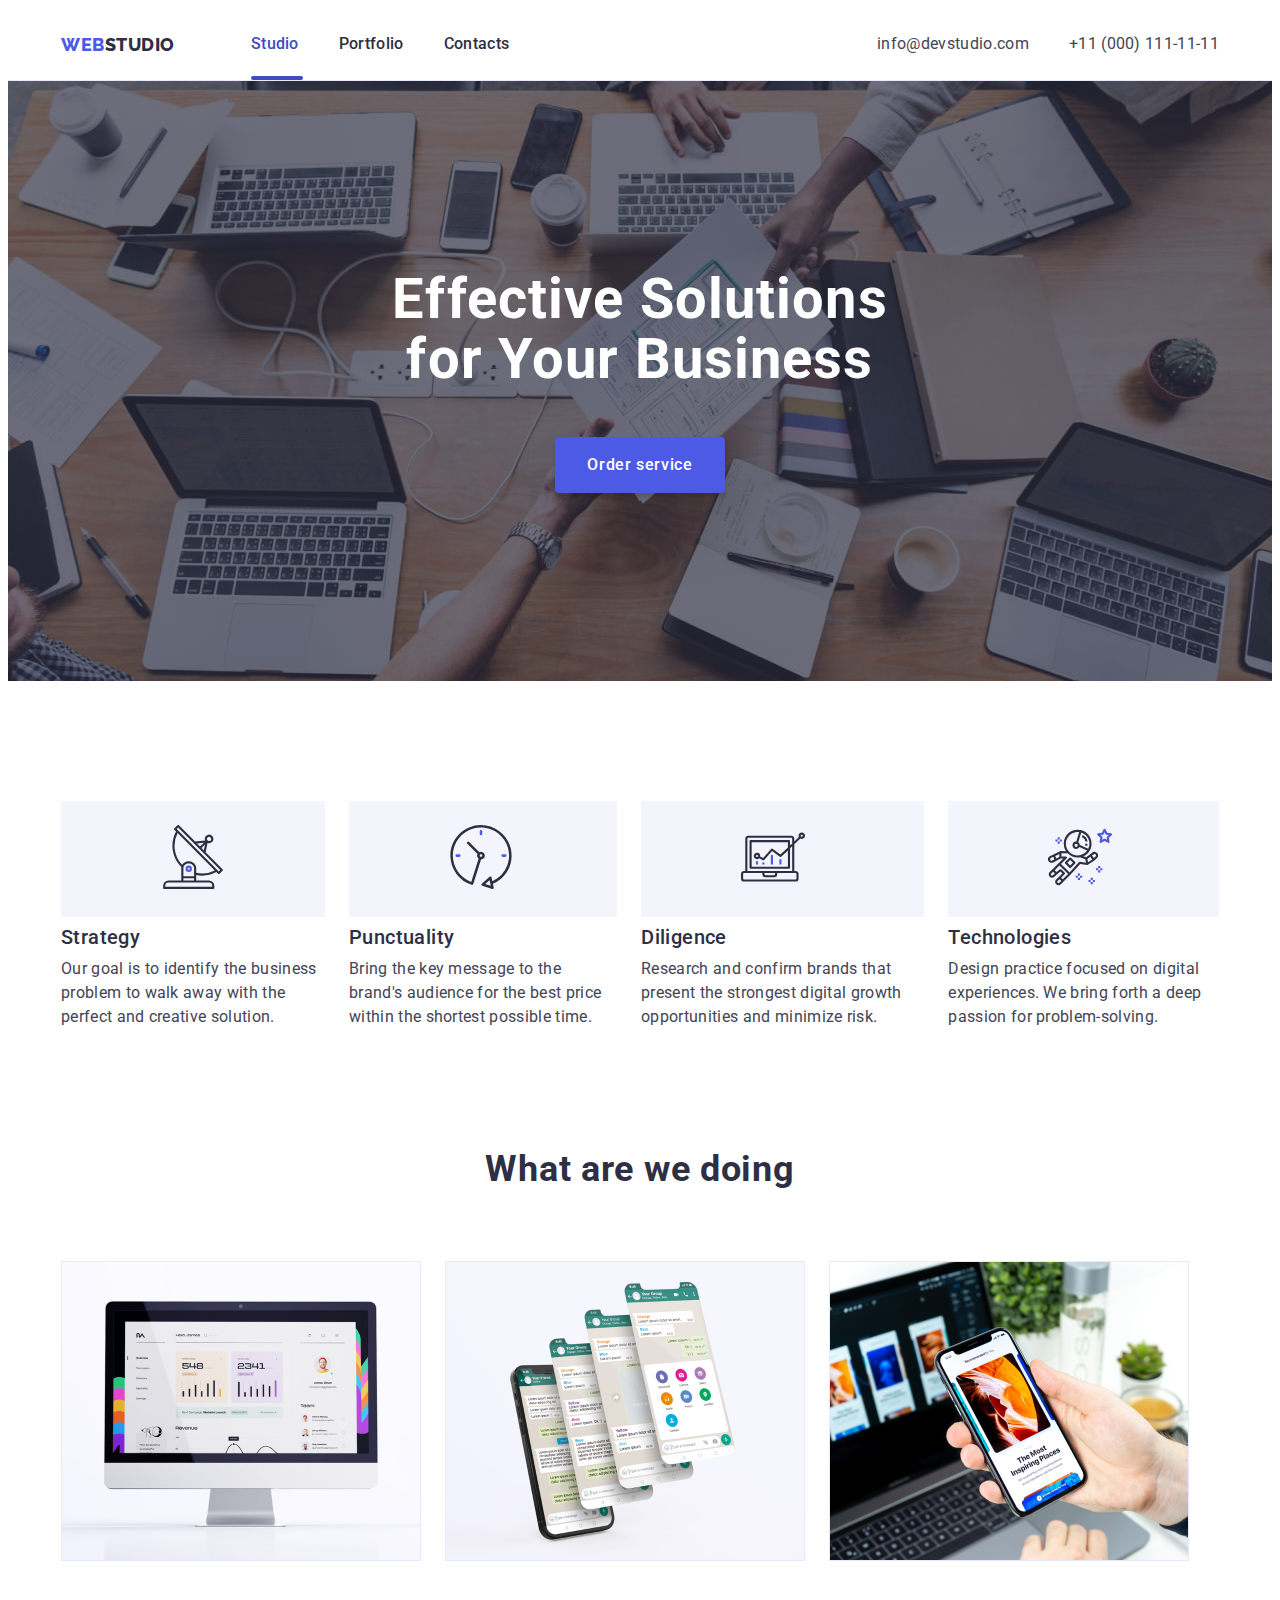
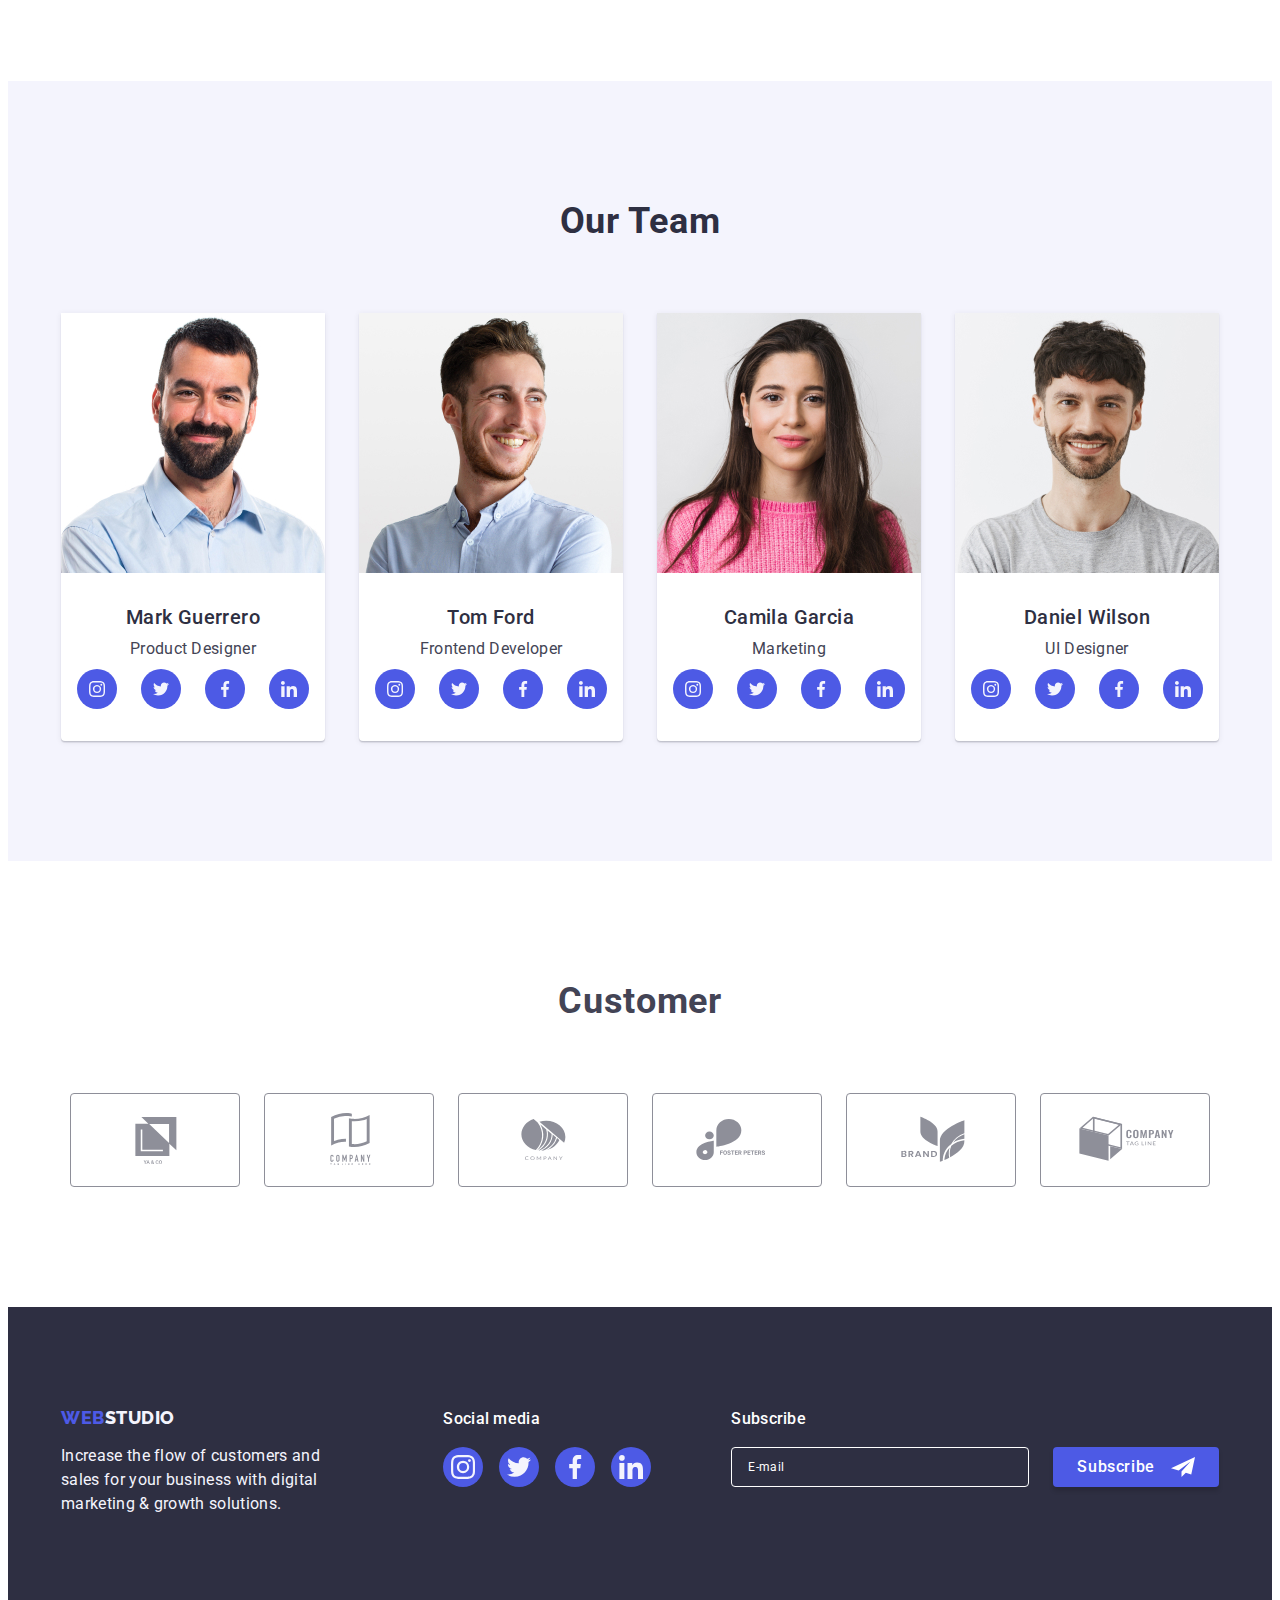
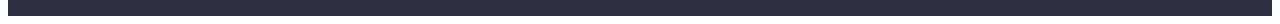
<file: index.html>
<!DOCTYPE html>
<html lang="en">
	<head>
		<meta charset="UTF-8" />
		<meta name="viewport" content="width=device-width, initial-scale=1.0" />
		<meta
			name="description"
			content="Discover WebStudio: Your Go-To Platform for Website Development Services. Browse Affordable Packages & Elevate Your Online Presence Today!"
		/>
		<title>WebStudio</title>
		<link rel="icon" type="image/png" href="./images/favicon/favicon.ico" />
		<link rel="icon" type="image/png" sizes="16x16" href="./images/favicon/favicon-16x16.png" />
		<link rel="icon" type="image/png" sizes="32x32" href="./images/favicon/favicon-32x32.png" />
		<link rel="apple-touch-icon" href="./images/favicon/apple-touch-icon.png" />

		<link rel="preconnect" href="https://fonts.googleapis.com" />
		<link rel="preconnect" href="https://fonts.gstatic.com" crossorigin />
		<link
			href="https://fonts.googleapis.com/css2?family=Raleway:wght@800&family=Roboto:wght@400;500;700;900&display=swap"
			rel="stylesheet"
		/>
		<link
			rel="stylesheet"
			href="https://cdnjs.cloudflare.com/ajax/libs/modern-normalize/2.0.0/modern-normalize.min.css"
			integrity="sha512-4xo8blKMVCiXpTaLzQSLSw3KFOVPWhm/TRtuPVc4WG6kUgjH6J03IBuG7JZPkcWMxJ5huwaBpOpnwYElP/m6wg=="
			crossorigin="anonymous"
			referrerpolicy="no-referrer"
		/>
		<link rel="stylesheet" href="css/styles.css" />
	</head>
	<body>
		<header class="header">
			<div class="container header-container">
				<nav class="navigation">
					<a class="logo" href="./index.html"><span class="logo__web">WEB</span>STUDIO</a>
					<ul class="navigation-menu">
						<li class="navigation-menu__item">
							<a
								class="navigation-menu__item-link navigation-menu__item-link--active"
								href="./index.html"
								>Studio</a
							>
						</li>
						<li class="navigation-menu__item">
							<a class="navigation-menu__item-link" href="./portfolio.html">Portfolio</a>
						</li>
						<li class="navigation-menu__item">
							<a class="navigation-menu__item-link" href="#">Contacts</a>
						</li>
					</ul>
				</nav>

				<address>
					<ul class="address-list">
						<li class="address-list__item">
							<a class="body address-list__item-link" href="mailto:info@devstudio.com"
								>info@devstudio.com</a
							>
						</li>
						<li class="address-list__item">
							<a class="body address-list__item-link" href="tel:+110001111111"
								>+11 (000) 111-11-11</a
							>
						</li>
					</ul>
				</address>
			</div>
		</header>

		<main>
			<section class="hero-section">
				<div class="container hero-container">
					<h1 class="heading-large hero-title">Effective Solutions for Your Business</h1>
					<button data-modal-open class="button button--primary" type="button">
						Order service
					</button>
				</div>
			</section>

			<section class="section">
				<div class="container">
					<h2 class="visually-hidden">Advantages</h2>
					<ul class="advantages-list">
						<li class="advantages-list__item">
							<div class="advantages-list__item-icon-container">
								<svg width="64" height="64">
									<use href="./images/icons.svg#antenna"></use>
								</svg>
							</div>
							<h3 class="heading-small advantages-list__item-heading">Strategy</h3>
							<p class="body">
								Our goal is to identify the business problem to walk away with the perfect and
								creative solution.
							</p>
						</li>
						<li class="advantages-list__item">
							<div class="advantages-list__item-icon-container">
								<svg width="64" height="64">
									<use href="./images/icons.svg#clock"></use>
								</svg>
							</div>
							<h3 class="heading-small advantages-list__item-heading">Punctuality</h3>
							<p class="body">
								Bring the key message to the brand's audience for the best price within the shortest
								possible time.
							</p>
						</li>
						<li class="advantages-list__item">
							<div class="advantages-list__item-icon-container">
								<svg width="64" height="64">
									<use href="./images/icons.svg#diagram"></use>
								</svg>
							</div>
							<h3 class="heading-small advantages-list__item-heading">Diligence</h3>
							<p class="body">
								Research and confirm brands that present the strongest digital growth opportunities
								and minimize risk.
							</p>
						</li>
						<li class="advantages-list__item">
							<div class="advantages-list__item-icon-container">
								<svg width="64" height="64">
									<use href="./images/icons.svg#astronaut"></use>
								</svg>
							</div>
							<h3 class="heading-small advantages-list__item-heading">Technologies</h3>
							<p class="body">
								Design practice focused on digital experiences. We bring forth a deep passion for
								problem-solving.
							</p>
						</li>
					</ul>
				</div>
			</section>

			<section class="portfolio-section">
				<div class="container portfolio-container">
					<h2 class="heading-medium portfolio-heading">What are we doing</h2>

					<ul class="portfolio-list">
						<li>
							<img width="360" height="300" src="./images/img_1.jpg" alt="Image 1" />
						</li>
						<li>
							<img width="360" height="300" src="./images/img_2.jpg" alt="Image 2" />
						</li>
						<li>
							<img width="360" height="300" src="./images/img_3.jpg" alt="Image 3" />
						</li>
					</ul>
				</div>
			</section>

			<section class="section team-section">
				<div class="container team-container">
					<h2 class="heading-medium team-heading">Our Team</h2>
					<ul class="team-cards">
						<li class="team-card">
							<img width="264" height="260" src="./images/team/mark.jpg" alt="Mark Guerrero" />
							<div class="team-card__content">
								<h3 class="heading-small team-card__text">Mark Guerrero</h3>
								<p class="body">Product Designer</p>
								<ul class="team-card__socials">
									<li>
										<a href="#" target="_blank" class="team-card__socials-item">
											<svg class="team-card__socials-item-icon" width="16" height="16">
												<use href="./images/icons.svg#instagram"></use>
											</svg>
										</a>
									</li>
									<li>
										<a href="#" target="_blank" class="team-card__socials-item">
											<svg class="team-card__socials-item-icon" width="16" height="16">
												<use href="./images/icons.svg#twitter"></use>
											</svg>
										</a>
									</li>
									<li>
										<a href="#" target="_blank" class="team-card__socials-item">
											<svg class="team-card__socials-item-icon" width="16" height="16">
												<use href="./images/icons.svg#facebook"></use>
											</svg>
										</a>
									</li>
									<li>
										<a href="#" target="_blank" class="team-card__socials-item">
											<svg class="team-card__socials-item-icon" width="16" height="16">
												<use href="./images/icons.svg#linkedin"></use>
											</svg>
										</a>
									</li>
								</ul>
							</div>
						</li>
						<li class="team-card">
							<img width="264" height="260" src="./images/team/tom.jpg" alt="Tom Ford" />
							<div class="team-card__content">
								<h3 class="heading-small team-card__text">Tom Ford</h3>
								<p class="body">Frontend Developer</p>
								<ul class="team-card__socials">
									<li>
										<a href="#" target="_blank" class="team-card__socials-item">
											<svg class="team-card__socials-item-icon" width="16" height="16">
												<use href="./images/icons.svg#instagram"></use>
											</svg>
										</a>
									</li>
									<li>
										<a href="#" target="_blank" class="team-card__socials-item">
											<svg class="team-card__socials-item-icon" width="16" height="16">
												<use href="./images/icons.svg#twitter"></use>
											</svg>
										</a>
									</li>
									<li>
										<a href="#" target="_blank" class="team-card__socials-item">
											<svg class="team-card__socials-item-icon" width="16" height="16">
												<use href="./images/icons.svg#facebook"></use>
											</svg>
										</a>
									</li>
									<li>
										<a href="#" target="_blank" class="team-card__socials-item">
											<svg class="team-card__socials-item-icon" width="16" height="16">
												<use href="./images/icons.svg#linkedin"></use>
											</svg>
										</a>
									</li>
								</ul>
							</div>
						</li>
						<li class="team-card">
							<img width="264" height="260" src="./images/team/camila.jpg" alt="Camila Garcia" />
							<div class="team-card__content">
								<h3 class="heading-small team-card__text">Camila Garcia</h3>
								<p class="body">Marketing</p>
								<ul class="team-card__socials">
									<li>
										<a href="#" target="_blank" class="team-card__socials-item">
											<svg class="team-card__socials-item-icon" width="16" height="16">
												<use href="./images/icons.svg#instagram"></use>
											</svg>
										</a>
									</li>
									<li>
										<a href="#" target="_blank" class="team-card__socials-item">
											<svg class="team-card__socials-item-icon" width="16" height="16">
												<use href="./images/icons.svg#twitter"></use>
											</svg>
										</a>
									</li>
									<li>
										<a href="#" target="_blank" class="team-card__socials-item">
											<svg class="team-card__socials-item-icon" width="16" height="16">
												<use href="./images/icons.svg#facebook"></use>
											</svg>
										</a>
									</li>
									<li>
										<a href="#" target="_blank" class="team-card__socials-item">
											<svg class="team-card__socials-item-icon" width="16" height="16">
												<use href="./images/icons.svg#linkedin"></use>
											</svg>
										</a>
									</li>
								</ul>
							</div>
						</li>
						<li class="team-card">
							<img width="264" height="260" src="./images/team/daniel.jpg" alt="Daniel Wilson" />
							<div class="team-card__content">
								<h3 class="heading-small team-card__text">Daniel Wilson</h3>
								<p class="body">UI Designer</p>
								<ul class="team-card__socials">
									<li>
										<a href="#" target="_blank" class="team-card__socials-item">
											<svg class="team-card__socials-item-icon" width="16" height="16">
												<use href="./images/icons.svg#instagram"></use>
											</svg>
										</a>
									</li>
									<li>
										<a href="#" target="_blank" class="team-card__socials-item">
											<svg class="team-card__socials-item-icon" width="16" height="16">
												<use href="./images/icons.svg#twitter"></use>
											</svg>
										</a>
									</li>
									<li>
										<a href="#" target="_blank" class="team-card__socials-item">
											<svg class="team-card__socials-item-icon" width="16" height="16">
												<use href="./images/icons.svg#facebook"></use>
											</svg>
										</a>
									</li>
									<li>
										<a href="#" target="_blank" class="team-card__socials-item">
											<svg class="team-card__socials-item-icon" width="16" height="16">
												<use href="./images/icons.svg#linkedin"></use>
											</svg>
										</a>
									</li>
								</ul>
							</div>
						</li>
					</ul>
				</div>
			</section>

			<section class="section">
				<div class="container">
					<h2 class="heading-medium customers-heading">Customer</h2>
					<ul class="customers-list">
						<li>
							<a href="#" target="_blank" class="customer-item">
								<svg class="customer-item__icon" width="104" height="56">
									<use href="./images/icons.svg#customer_1"></use>
								</svg>
							</a>
						</li>
						<li>
							<a href="#" target="_blank" class="customer-item">
								<svg class="customer-item__icon" width="104" height="56">
									<use href="./images/icons.svg#customer_2"></use>
								</svg>
							</a>
						</li>
						<li>
							<a href="#" target="_blank" class="customer-item">
								<svg class="customer-item__icon" width="104" height="56">
									<use href="./images/icons.svg#customer_3"></use>
								</svg>
							</a>
						</li>
						<li>
							<a href="#" target="_blank" class="customer-item">
								<svg class="customer-item__icon" width="104" height="56">
									<use href="./images/icons.svg#customer_4"></use>
								</svg>
							</a>
						</li>
						<li>
							<a href="#" target="_blank" class="customer-item">
								<svg class="customer-item__icon" width="104" height="56">
									<use href="./images/icons.svg#customer_5"></use>
								</svg>
							</a>
						</li>
						<li>
							<a href="#" target="_blank" class="customer-item">
								<svg class="customer-item__icon" width="104" height="56">
									<use href="./images/icons.svg#customer_6"></use>
								</svg>
							</a>
						</li>
					</ul>
				</div>
			</section>
		</main>

		<footer class="footer">
			<div class="container footer-container">
				<div class="footer-container__section">
					<a class="logo logo--light" href="./index.html"
						><span class="logo__web">WEB</span>STUDIO</a
					>
					<p class="body footer-text">
						Increase the flow of customers and sales for your business with digital marketing &
						growth solutions.
					</p>
				</div>
				<div class="footer-container__section">
					<p class="body-medium footer-heading">Social media</p>
					<ul class="footer-container__socials">
						<li>
							<a href="#" target="_blank" class="footer-container__socials-item">
								<svg class="footer-container__socials-item-icon" width="24" height="24">
									<use href="./images/icons.svg#instagram"></use>
								</svg>
							</a>
						</li>
						<li>
							<a href="#" target="_blank" class="footer-container__socials-item">
								<svg class="footer-container__socials-item-icon" width="24" height="24">
									<use href="./images/icons.svg#twitter"></use>
								</svg>
							</a>
						</li>
						<li>
							<a href="#" target="_blank" class="footer-container__socials-item">
								<svg class="footer-container__socials-item-icon" width="24" height="24">
									<use href="./images/icons.svg#facebook"></use>
								</svg>
							</a>
						</li>
						<li>
							<a href="#" target="_blank" class="footer-container__socials-item">
								<svg class="footer-container__socials-item-icon" width="24" height="24">
									<use href="./images/icons.svg#linkedin"></use>
								</svg>
							</a>
						</li>
					</ul>
				</div>
				<div class="footer-container__section">
					<p class="body-medium footer-heading">Subscribe</p>
					<form class="footer-container__form" action="#" method="post">
						<input
							class="input input--dark"
							type="email"
							name="subscription_email"
							placeholder="E-mail"
						/>
						<button
							class="button button--primary button--small footer-container__form-btn"
							type="submit"
						>
							Subscribe
							<svg class="footer-container__form-btn-icon" width="24" height="24">
								<use href="./images/icons.svg#send"></use>
							</svg>
						</button>
					</form>
				</div>
			</div>
		</footer>

		<div data-modal class="backdrop is-hidden">
			<div role="dialog" aria-modal="true" class="modal">
				<button aria-label="Close modal button" data-modal-close class="modal-btn" type="button">
					<svg class="modal-btn__icon" width="8" height="8">
						<use href="./images/icons.svg#close"></use>
					</svg>
				</button>
				<p class="body-medium order-heading">Leave your contacts and we will call you back</p>
				<form class="order-form" action="#" method="post">
					<label class="order-form__label" for="name">Name</label>
					<div class="order-form__input-container">
						<input class="input input--light order-form__input" type="text" id="name" name="name" />
						<svg class="order-form__input-icon" width="18" height="18">
							<use href="./images/icons.svg#person"></use>
						</svg>
					</div>

					<label class="order-form__label" for="phone">Phone</label>
					<div class="order-form__input-container">
						<input
							class="input input--light order-form__input"
							type="tel"
							id="phone"
							name="phone"
						/>
						<svg class="order-form__input-icon" width="18" height="24">
							<use href="./images/icons.svg#phone"></use>
						</svg>
					</div>

					<label class="order-form__label" for="email">Email</label>
					<div class="order-form__input-container">
						<input
							class="input input--light order-form__input"
							type="email"
							id="email"
							name="email"
						/>
						<svg class="order-form__input-icon" width="18" height="24">
							<use href="./images/icons.svg#email"></use>
						</svg>
					</div>

					<label class="order-form__label" for="comment">Comment</label>
					<textarea
						class="textarea order-form__textarea"
						id="comment"
						name="comment"
						placeholder="Text input"
						rows="8"
					></textarea>

					<label class="order-form__label order-form__agreement" for="agreement"
						><div class="checkbox">
							<input
								class="visually-hidden checkbox__input"
								type="checkbox"
								id="agreement"
								name="agreement"
							/>
							<svg class="checkbox__icon" width="16" height="16">
								<use href="./images/icons.svg#check"></use>
							</svg>
						</div>
						<span>
							I accept the terms and conditions of the
							<a href="#" target="_blank">Privacy Policy</a>
						</span></label
					>

					<button class="button button--primary order-form__button" type="submit">Send</button>
				</form>
			</div>
		</div>

		<script type="text/javascript" src="js/modal.js"></script>
	</body>
</html>
</file>
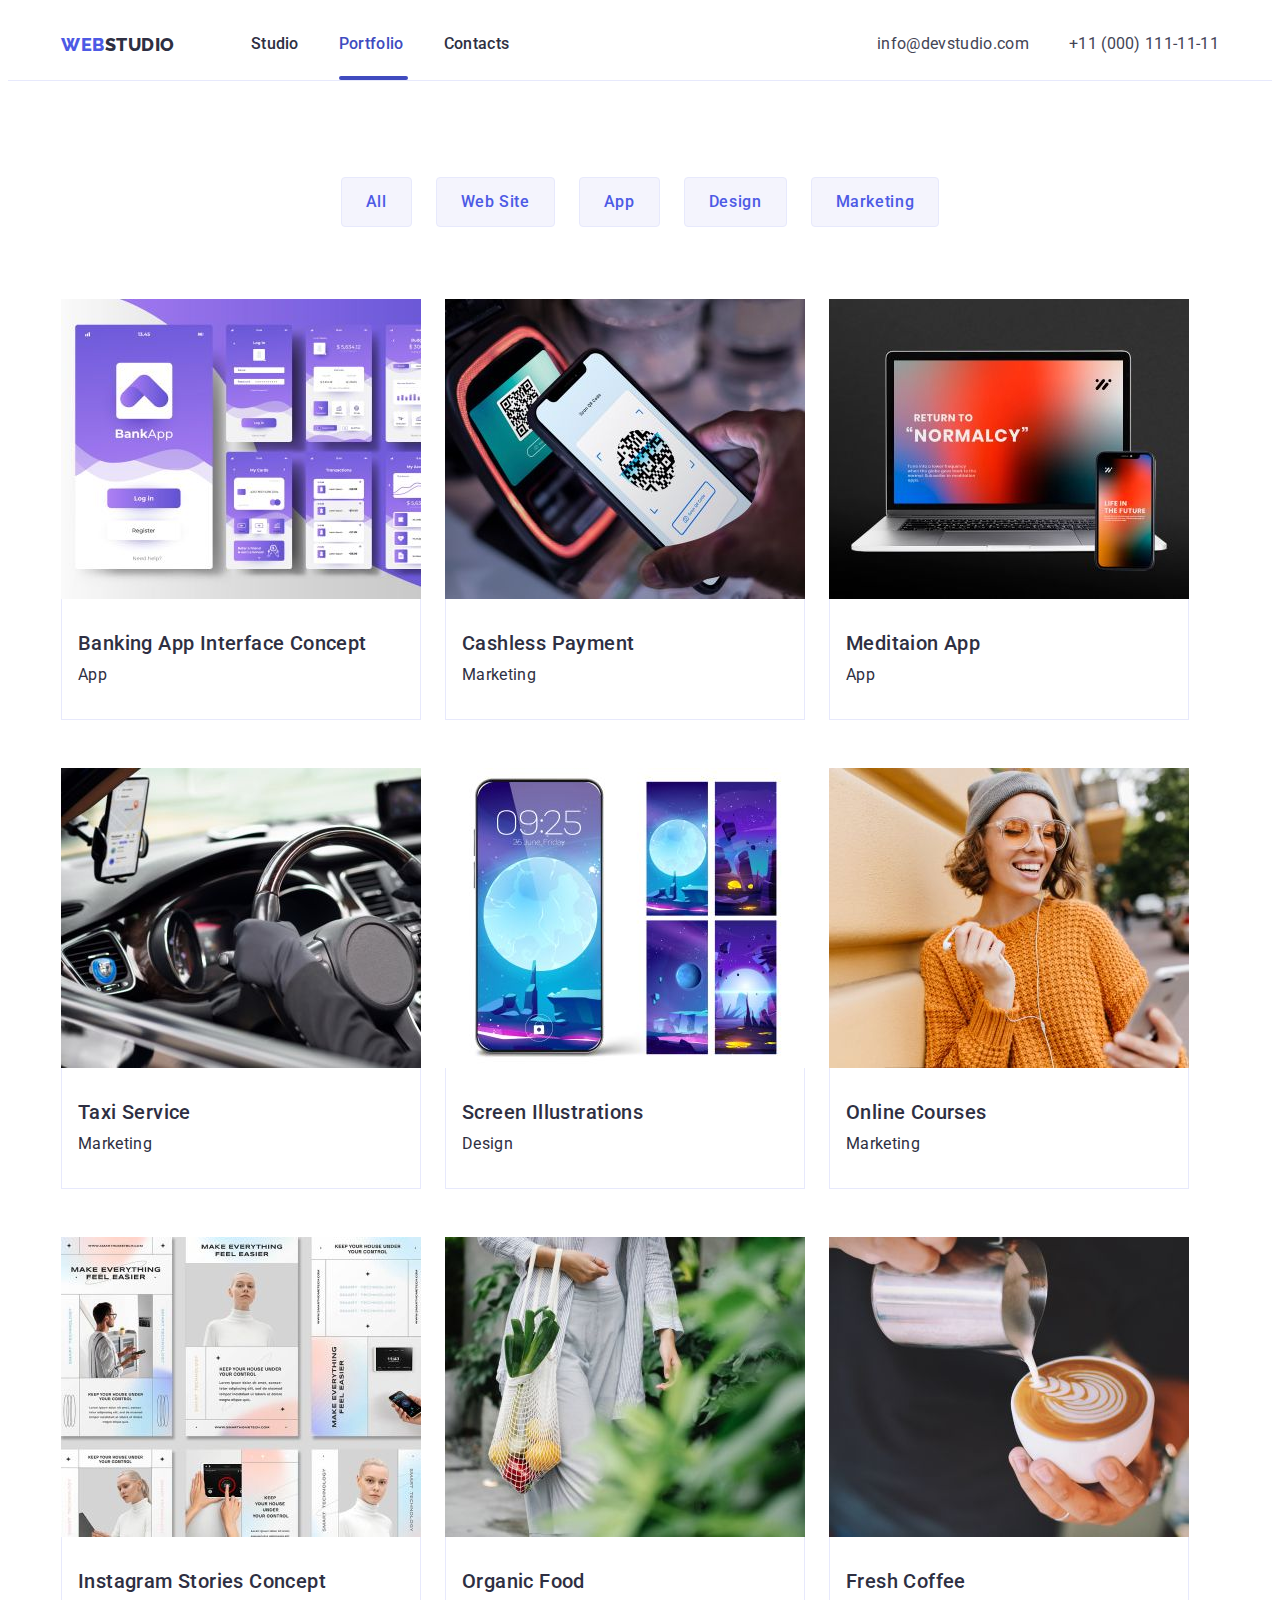
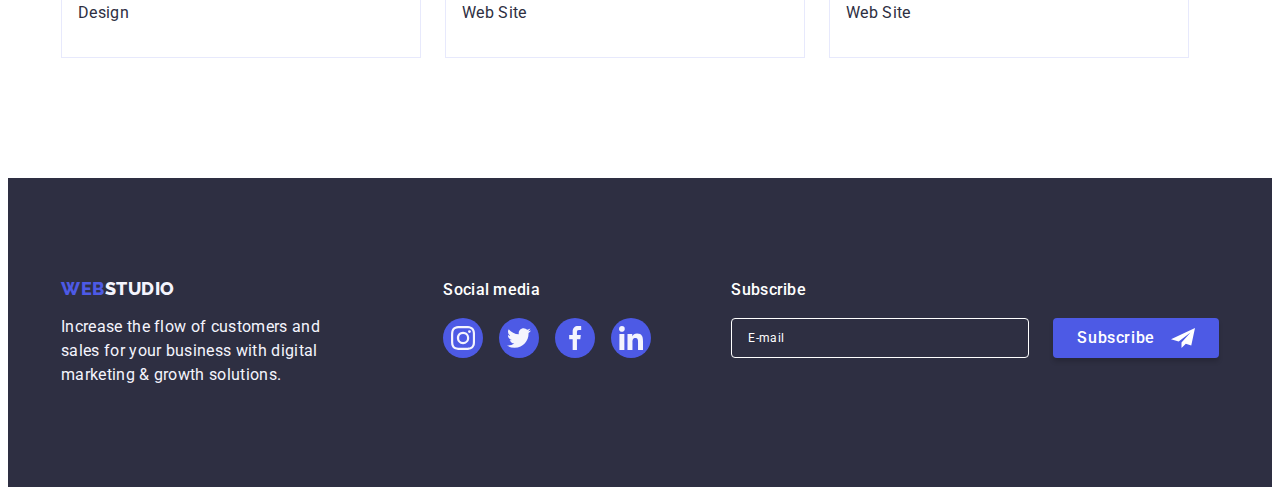
<file: portfolio.html>
<!DOCTYPE html>
<html lang="en">
	<head>
		<meta charset="UTF-8" />
		<meta name="viewport" content="width=device-width, initial-scale=1.0" />
		<meta
			name="description"
			content="WebStudio Portfolio: Explore our diverse portfolio showcasing our expertise in web design and development. Browse through our innovative projects to see how we can bring your vision to life. Discover the creativity and professionalism that sets our web studio apart."
		/>
		<title>WebStudio - Portfolio</title>
		<link rel="icon" type="image/png" href="./images/favicon/favicon.ico" />
		<link rel="icon" type="image/png" sizes="16x16" href="./images/favicon/favicon-16x16.png" />
		<link rel="icon" type="image/png" sizes="32x32" href="./images/favicon/favicon-32x32.png" />
		<link rel="apple-touch-icon" href="./images/favicon/apple-touch-icon.png" />

		<link rel="preconnect" href="https://fonts.googleapis.com" />
		<link rel="preconnect" href="https://fonts.gstatic.com" crossorigin />
		<link
			href="https://fonts.googleapis.com/css2?family=Raleway:wght@800&family=Roboto:wght@400;500;700;900&display=swap"
			rel="stylesheet"
		/>
		<link
			rel="stylesheet"
			href="https://cdnjs.cloudflare.com/ajax/libs/modern-normalize/2.0.0/modern-normalize.min.css"
			integrity="sha512-4xo8blKMVCiXpTaLzQSLSw3KFOVPWhm/TRtuPVc4WG6kUgjH6J03IBuG7JZPkcWMxJ5huwaBpOpnwYElP/m6wg=="
			crossorigin="anonymous"
			referrerpolicy="no-referrer"
		/>
		<link rel="stylesheet" href="css/styles.css" />
	</head>
	<body>
		<header class="header">
			<div class="container header-container">
				<nav class="navigation">
					<a class="logo" href="./index.html"><span class="logo__web">WEB</span>STUDIO</a>
					<ul class="navigation-menu">
						<li class="navigation-menu__item">
							<a class="navigation-menu__item-link" href="./index.html">Studio</a>
						</li>
						<li class="navigation-menu__item">
							<a
								class="navigation-menu__item-link navigation-menu__item-link--active"
								href="./portfolio.html"
								>Portfolio</a
							>
						</li>
						<li class="navigation-menu__item">
							<a class="navigation-menu__item-link" href="#">Contacts</a>
						</li>
					</ul>
				</nav>

				<address>
					<ul class="address-list">
						<li class="address-list__item">
							<a class="body address-list__item-link" href="mailto:info@devstudio.com"
								>info@devstudio.com</a
							>
						</li>
						<li class="address-list__item">
							<a class="body address-list__item-link" href="tel:+110001111111"
								>+11 (000) 111-11-11</a
							>
						</li>
					</ul>
				</address>
			</div>
		</header>

		<main>
			<section class="portfolio-page-section">
				<div class="container">
					<h1 class="visually-hidden">Portfolio</h1>

					<ul class="filters">
						<li>
							<button class="button button--outlined" type="button">All</button>
						</li>
						<li>
							<button class="button button--outlined" type="button">Web Site</button>
						</li>
						<li>
							<button class="button button--outlined" type="button">App</button>
						</li>
						<li>
							<button class="button button--outlined" type="button">Design</button>
						</li>
						<li>
							<button class="button button--outlined" type="button">Marketing</button>
						</li>
					</ul>

					<ul class="project-cards">
						<li class="project-card">
							<a class="project-card__link" href="#">
								<div class="project-card__image">
									<img
										width="360"
										height="300"
										src="./images/projects/img_1.jpg"
										alt="Banking App Interface Concept"
									/>
									<div class="project-card__overlay">
										<p class="body">
											14 Stylish and User-Friendly App Design Concepts · Task Manager App · Calorie
											Tracker App · Exotic Fruit Ecommerce App · Cloud Storage App
										</p>
									</div>
								</div>
								<div class="project-card__content">
									<h2 class="heading-small project-card__heading">Banking App Interface Concept</h2>
									<p class="body">App</p>
								</div>
							</a>
						</li>
						<li class="project-card">
							<a class="project-card__link" href="#">
								<div class="project-card__image">
									<img
										width="360"
										height="300"
										src="./images/projects/img_2.jpg"
										alt="Cashless Payment"
									/>
									<div class="project-card__overlay">
										<p class="body">
											14 Stylish and User-Friendly App Design Concepts · Task Manager App · Calorie
											Tracker App · Exotic Fruit Ecommerce App · Cloud Storage App
										</p>
									</div>
								</div>

								<div class="project-card__content">
									<h2 class="heading-small project-card__heading">Cashless Payment</h2>
									<p class="body">Marketing</p>
								</div>
							</a>
						</li>
						<li class="project-card">
							<a class="project-card__link" href="#">
								<div class="project-card__image">
									<img
										width="360"
										height="300"
										src="./images/projects/img_3.jpg"
										alt="Meditaion App"
									/>
									<div class="project-card__overlay">
										<p class="body">
											14 Stylish and User-Friendly App Design Concepts · Task Manager App · Calorie
											Tracker App · Exotic Fruit Ecommerce App · Cloud Storage App
										</p>
									</div>
								</div>

								<div class="project-card__content">
									<h2 class="heading-small project-card__heading">Meditaion App</h2>
									<p class="body">App</p>
								</div>
							</a>
						</li>
						<li class="project-card">
							<a class="project-card__link" href="#">
								<div class="project-card__image">
									<img
										width="360"
										height="300"
										src="./images/projects/img_4.jpg"
										alt="Taxi Service"
									/>
									<div class="project-card__overlay">
										<p class="body">
											14 Stylish and User-Friendly App Design Concepts · Task Manager App · Calorie
											Tracker App · Exotic Fruit Ecommerce App · Cloud Storage App
										</p>
									</div>
								</div>

								<div class="project-card__content">
									<h2 class="heading-small project-card__heading">Taxi Service</h2>
									<p class="body">Marketing</p>
								</div>
							</a>
						</li>
						<li class="project-card">
							<a class="project-card__link" href="#">
								<div class="project-card__image">
									<img
										width="360"
										height="300"
										src="./images/projects/img_5.jpg"
										alt="Screen Illustrations"
									/>
									<div class="project-card__overlay">
										<p class="body">
											14 Stylish and User-Friendly App Design Concepts · Task Manager App · Calorie
											Tracker App · Exotic Fruit Ecommerce App · Cloud Storage App
										</p>
									</div>
								</div>

								<div class="project-card__content">
									<h2 class="heading-small project-card__heading">Screen Illustrations</h2>
									<p class="body">Design</p>
								</div>
							</a>
						</li>
						<li class="project-card">
							<a class="project-card__link" href="#">
								<div class="project-card__image">
									<img
										width="360"
										height="300"
										src="./images/projects/img_6.jpg"
										alt="Online Courses"
									/>
									<div class="project-card__overlay">
										<p class="body">
											14 Stylish and User-Friendly App Design Concepts · Task Manager App · Calorie
											Tracker App · Exotic Fruit Ecommerce App · Cloud Storage App
										</p>
									</div>
								</div>

								<div class="project-card__content">
									<h2 class="heading-small project-card__heading">Online Courses</h2>
									<p class="body">Marketing</p>
								</div>
							</a>
						</li>
						<li class="project-card">
							<a class="project-card__link" href="#">
								<div class="project-card__image">
									<img
										width="360"
										height="300"
										src="./images/projects/img_7.jpg"
										alt="Instagram Stories Concept"
									/>
									<div class="project-card__overlay">
										<p class="body">
											14 Stylish and User-Friendly App Design Concepts · Task Manager App · Calorie
											Tracker App · Exotic Fruit Ecommerce App · Cloud Storage App
										</p>
									</div>
								</div>

								<div class="project-card__content">
									<h2 class="heading-small project-card__heading">Instagram Stories Concept</h2>
									<p class="body">Design</p>
								</div>
							</a>
						</li>
						<li class="project-card">
							<a class="project-card__link" href="#">
								<div class="project-card__image">
									<img
										width="360"
										height="300"
										src="./images/projects/img_8.jpg"
										alt="Organic Food"
									/>
									<div class="project-card__overlay">
										<p class="body">
											14 Stylish and User-Friendly App Design Concepts · Task Manager App · Calorie
											Tracker App · Exotic Fruit Ecommerce App · Cloud Storage App
										</p>
									</div>
								</div>

								<div class="project-card__content">
									<h2 class="heading-small project-card__heading">Organic Food</h2>
									<p class="body">Web Site</p>
								</div>
							</a>
						</li>
						<li class="project-card">
							<a class="project-card__link" href="#">
								<div class="project-card__image">
									<img
										width="360"
										height="300"
										src="./images/projects/img_9.jpg"
										alt="Fresh Coffee"
									/>
									<div class="project-card__overlay">
										<p class="body">
											14 Stylish and User-Friendly App Design Concepts · Task Manager App · Calorie
											Tracker App · Exotic Fruit Ecommerce App · Cloud Storage App
										</p>
									</div>
								</div>

								<div class="project-card__content">
									<h2 class="heading-small project-card__heading">Fresh Coffee</h2>
									<p class="body">Web Site</p>
								</div>
							</a>
						</li>
					</ul>
				</div>
			</section>
		</main>

		<footer class="footer">
			<div class="container footer-container">
				<div class="footer-container__section">
					<a class="logo logo--light" href="./index.html"
						><span class="logo__web">WEB</span>STUDIO</a
					>
					<p class="body footer-text">
						Increase the flow of customers and sales for your business with digital marketing &
						growth solutions.
					</p>
				</div>
				<div class="footer-container__section">
					<p class="body-medium footer-heading">Social media</p>
					<ul class="footer-container__socials">
						<li>
							<a href="#" target="_blank" class="footer-container__socials-item">
								<svg class="footer-container__socials-item-icon" width="24" height="24">
									<use href="./images/icons.svg#instagram"></use>
								</svg>
							</a>
						</li>
						<li>
							<a href="#" target="_blank" class="footer-container__socials-item">
								<svg class="footer-container__socials-item-icon" width="24" height="24">
									<use href="./images/icons.svg#twitter"></use>
								</svg>
							</a>
						</li>
						<li>
							<a href="#" target="_blank" class="footer-container__socials-item">
								<svg class="footer-container__socials-item-icon" width="24" height="24">
									<use href="./images/icons.svg#facebook"></use>
								</svg>
							</a>
						</li>
						<li>
							<a href="#" target="_blank" class="footer-container__socials-item">
								<svg class="footer-container__socials-item-icon" width="24" height="24">
									<use href="./images/icons.svg#linkedin"></use>
								</svg>
							</a>
						</li>
					</ul>
				</div>
				<div class="footer-container__section">
					<p class="body-medium footer-heading">Subscribe</p>
					<form class="footer-container__form" action="#" method="post">
						<input
							class="input input--dark"
							type="email"
							name="subscription_email"
							placeholder="E-mail"
						/>
						<button
							class="button button--primary button--small footer-container__form-btn"
							type="submit"
						>
							Subscribe
							<svg class="footer-container__form-btn-icon" width="24" height="24">
								<use href="./images/icons.svg#send"></use>
							</svg>
						</button>
					</form>
				</div>
			</div>
		</footer>
	</body>
</html>
</file>
<file: css/styles.css>
:root {
	--primary-brand-color: #4d5ae5;
	--pressed-state-color: #404bbf;
	--dark-color: #2e2f42;
	--success-color: #31d0aa;
	--text-color: #434455;
	--subtle-text-color: #8e8f99;
	--accent-color: #e7e9fc;
	--light-color: #f4f4fd;
	--modal-overlay-color: rgba(46, 47, 66, 0.4);
	--hero-background-color: rgba(46, 47, 66, 0.7);
	--white-color: #ffffff;
	--modal-background-color: #fcfcfc;

	--common-section-padding: 120px;
	--transition-duration: 250ms;
	--transition-timing-function: cubic-bezier(0.4, 0, 0.2, 1);
}

body {
	font-size: 16px;
	font-family: 'Roboto', sans-serif;
	color: var(--text-color);
}

h1,
h2,
h3,
h4,
h5,
h6,
p {
	margin: 0;
}

ul {
	margin: 0;
	padding-left: 0;
	list-style: none;
}

img {
	display: block;
}

input {
	font-family: inherit;
}

/*#region Misc */

.container {
	max-width: 1158px;
	padding-left: 15px;
	padding-right: 15px;
	margin-left: auto;
	margin-right: auto;
}

.section {
	padding-top: var(--common-section-padding);
	padding-bottom: var(--common-section-padding);
}

.visually-hidden {
	position: absolute;
	width: 1px;
	height: 1px;
	margin: -1px;
	border: 0;
	padding: 0;
	white-space: nowrap;
	clip-path: inset(100%);
	clip: rect(0 0 0 0);
	overflow: hidden;
}

/*#endregion Misc */

/*#region Typography */

.heading-large {
	font-weight: 700;
	font-size: 56px;
	line-height: 1.07143;
	letter-spacing: 0.02em;
}

.heading-medium {
	font-weight: 700;
	font-size: 36px;
	line-height: 1.11112;
	letter-spacing: 0.02em;
}

.heading-small {
	font-weight: 500;
	font-size: 20px;
	line-height: 1.2;
	letter-spacing: 0.02em;
}

.body {
	font-size: 16px;
	line-height: 1.5;
	letter-spacing: 0.02em;
}

.body-medium {
	font-size: 16px;
	font-weight: 500;
	line-height: 24px;
	letter-spacing: 0.02em;
}

/*#endregion Typography */

/*#region Button */

.button {
	border-radius: 4px;
	cursor: pointer;
	font-size: 16px;
	font-family: 'Roboto', sans-serif;
	font-weight: 500;
	line-height: 1.5;
	letter-spacing: 0.04em;
}

.button.button--primary {
	border: none;
	background-color: var(--primary-brand-color);
	box-shadow: 0px 4px 4px 0px #00000026;
	color: var(--white-color);
	padding: 16px 32px;
	transition: background-color var(--transition-duration) var(--transition-timing-function);
}

.button.button--primary:focus,
.button.button--primary:hover {
	background-color: var(--pressed-state-color);
}

.button.button--outlined {
	padding: 12px 24px;
	background-color: var(--light-color);
	border: 1px solid var(--accent-color);
	color: var(--primary-brand-color);
	box-shadow: none;
	transition: background-color var(--transition-duration) var(--transition-timing-function),
		box-shadow var(--transition-duration) var(--transition-timing-function),
		color var(--transition-duration) var(--transition-timing-function),
		border-color var(--transition-duration) var(--transition-timing-function);
}

.button.button--outlined:focus,
.button.button--outlined:hover {
	background-color: var(--pressed-state-color);
	border: 1px solid var(--pressed-state-color);
	box-shadow: 0px 2px 2px 0px #0000001f, 0px 2px 1px 0px #00000014, 0px 3px 1px 0px #0000001a;
	color: var(--white-color);
}

.button.button--primary.button--small {
	padding: 8px 24px;
}

/*#endregion Button */

/*#region Input */

.input {
	display: block;
	font-size: 12px;
	line-height: 24px;
	letter-spacing: 0.03em;
	border-radius: 4px;
	border-width: 1px;
	border-style: solid;
	padding: 7px 16px;
	background-color: transparent;
	width: 264px;
	outline: transparent;
	transition: border-color var(--transition-duration) var(--transition-timing-function);
}

.input.input--light:focus,
.input.input--dark:focus {
	border-color: var(--primary-brand-color);
}

.input.input--light {
	color: var(--dark-color);
	border-color: var(--modal-overlay-color);
}

.input.input--light::placeholder {
	color: var(--modal-overlay-color);
}

.input.input--dark {
	color: var(--white-color);
	border-color: var(--white-color);
}

.input.input--dark::placeholder {
	color: var(--white-color);
}

/*#endregion Input */

/*#region Textarea */

.textarea {
	font-size: 12px;
	line-height: 14px;
	letter-spacing: 0.03em;
	padding: 8px 16px;
	border-radius: 4px;
	border: 1px solid var(--modal-overlay-color);
	color: var(--dark-color);
	resize: none;
	outline: transparent;
	transition: border-color var(--transition-duration) var(--transition-timing-function);
}

.textarea:focus {
	border-color: var(--primary-brand-color);
}

.textarea::placeholder {
	color: var(--modal-overlay-color);
}

/*#endregion Textarea */

/*#region Checkbox */

.checkbox {
	width: 16px;
	height: 16px;
	border: 1px solid var(--modal-overlay-color);
	border-radius: 2px;
	position: relative;
	transition: border-color var(--transition-duration) var(--transition-timing-function),
		background-color var(--transition-duration) var(--transition-timing-function);
}

.checkbox:focus-within {
	border-color: var(--primary-brand-color);
}

.checkbox:has(.checkbox__input:checked) {
	border-color: var(--primary-brand-color);
	background-color: var(--primary-brand-color);
}

.checkbox__input:checked + .checkbox__icon {
	opacity: 1;
}

.checkbox__icon {
	position: absolute;
	top: 50%;
	left: 50%;
	transform: translate(-50%, -50%);
	fill: var(--white-color);
	opacity: 0;
	transition: opacity var(--transition-duration) var(--transition-timing-function);
}

/*#endregion Checkbox */

/*#region Header */

.header {
	border-bottom: 1px solid var(--accent-color);
}

.header-container {
	display: flex;
	justify-content: space-between;
	align-items: center;
}

/*#endregion Header */

/*#region Logo */

.logo {
	font-family: 'Raleway';
	font-weight: 800;
	font-size: 18px;
	line-height: 1.16667;
	color: var(--dark-color);
	text-decoration: none;
	letter-spacing: 0.03em;
}

.logo--light {
	color: var(--light-color);
}

.logo__web {
	color: var(--primary-brand-color);
}

/*#endregion Logo */

/*#region Navigation */

.navigation {
	display: flex;
	align-items: center;
	gap: 76px;
}

.navigation-menu {
	display: flex;
	align-items: center;
	gap: 40px;
}

.navigation-menu__item-link {
	display: block;
	padding: 24px 0;
	color: var(--dark-color);
	line-height: 1.5;
	font-weight: 500;
	text-decoration: none;
	letter-spacing: 0.02em;
	position: relative;
	transition: color var(--transition-duration) var(--transition-timing-function);
}

.navigation-menu__item-link::after {
	content: '';
	width: 100%;
	border: 2px solid currentColor;
	border-radius: 2px;
	display: block;
	position: absolute;
	bottom: 0;
	opacity: 0;
	transition: opacity var(--transition-duration) var(--transition-timing-function);
}

.navigation-menu__item-link.navigation-menu__item-link--active,
.navigation-menu__item-link:focus,
.navigation-menu__item-link:hover {
	color: var(--pressed-state-color);
}

.navigation-menu__item-link.navigation-menu__item-link--active::after {
	opacity: 1;
}

.address-list {
	display: flex;
	align-items: center;
	gap: 40px;
}

.address-list__item-link {
	color: var(--text-color);
	font-style: normal;
	text-decoration: none;
	padding: 24px 0;
	display: block;
	transition: color var(--transition-duration) var(--transition-timing-function);
}

.address-list__item-link:focus,
.address-list__item-link:hover {
	color: var(--pressed-state-color);
}

/*#endregion Navigation */

/*#region Footer */

.footer {
	background-color: var(--dark-color);
	padding-top: 100px;
	padding-bottom: 100px;
}

.footer-container {
	display: flex;
	align-items: flex-start;
}

.footer-container__section {
	display: flex;
	flex-direction: column;
	gap: 16px;
}

.footer-container__section:nth-child(1) {
	margin-right: 120px;
}

.footer-container__section:nth-child(2) {
	margin-right: 80px;
}

.footer-container__socials {
	display: flex;
	justify-content: center;
	gap: 16px;
}

.footer-container__socials-item {
	display: flex;
	justify-content: center;
	align-items: center;
	width: 40px;
	height: 40px;
	border-radius: 50%;
	border: none;
	background-color: var(--primary-brand-color);
	color: var(--light-color);
	transition: background-color var(--transition-duration) var(--transition-timing-function);
}

.footer-container__socials-item:focus,
.footer-container__socials-item:hover {
	background-color: var(--success-color);
}

.footer-container__socials-item-icon {
	fill: currentColor;
}

.footer-text {
	color: var(--light-color);
	max-width: 264px;
}

.footer-heading {
	color: var(--white-color);
}

.footer-container__form {
	display: flex;
	gap: 24px;
}

.footer-container__form-btn {
	display: flex;
	gap: 16px;
}

.footer-container__form-btn-icon {
	fill: currentColor;
}

/*#endregion Footer */

/*#region Studio Page */

.hero-section {
	background-color: var(--dark-color);
	background-image: linear-gradient(to bottom, rgba(46, 47, 66, 0.7), rgba(46, 47, 66, 0.7)),
		url('../images/people_office.jpg');
	background-size: cover;
	background-repeat: no-repeat;
	background-position: center center;

	padding-top: 188px;
	padding-bottom: 188px;

	max-width: 1440px;
	margin: 0 auto;
}

.hero-container {
	display: flex;
	flex-direction: column;
	align-items: center;
}

.hero-title {
	color: var(--white-color);
	max-width: 496px;
	text-align: center;
	margin-bottom: 48px;
}

.advantages-list {
	display: flex;
	justify-content: space-between;
	gap: 24px;
}

.advantages-list__item {
	display: flex;
	flex-direction: column;
	gap: 8px;
}

.advantages-list__item-icon-container {
	padding: 24px 100px;
	background-color: var(--light-color);
}

.advantages-list__item-heading {
	color: var(--dark-color);
}

.team-card__text {
	color: var(--dark-color);
}

.portfolio-section {
	padding-bottom: var(--common-section-padding);
}

.portfolio-list {
	display: flex;
	gap: 24px;
}

.portfolio-heading {
	margin-bottom: 72px;
	text-align: center;
}

.portfolio-heading,
.team-heading {
	color: var(--dark-color);
}

.team-section {
	background-color: var(--light-color);
}

.team-heading {
	margin-bottom: 72px;
	text-align: center;
}

.team-cards {
	display: flex;
	justify-content: space-between;
	gap: 24px;
}

.team-card {
	background-color: var(--white-color);
	box-shadow: 0px 2px 1px 0px #2e2f4214, 0px 1px 1px 0px #2e2f4229, 0px 1px 6px 0px #2e2f4214;
	border-bottom-left-radius: 4px;
	border-bottom-right-radius: 4px;
}

.team-card__content {
	padding: 32px 16px;
	display: flex;
	flex-direction: column;
	align-items: center;
	gap: 8px;
}

.team-card__text {
	text-align: center;
}

.team-card__socials {
	display: flex;
	justify-content: center;
	gap: 24px;
}

.team-card__socials-item {
	display: flex;
	justify-content: center;
	align-items: center;
	width: 40px;
	height: 40px;
	border-radius: 50%;
	border: none;
	background-color: var(--primary-brand-color);
	color: var(--light-color);
	transition: background-color var(--transition-duration) var(--transition-timing-function);
}

.team-card__socials-item:focus,
.team-card__socials-item:hover {
	background-color: var(--pressed-state-color);
}

.team-card__socials-item-icon {
	fill: currentColor;
}

.customers-heading {
	text-align: center;
	margin-bottom: 72px;
}

.customers-list {
	display: flex;
	justify-content: center;
	gap: 24px;
}

.customer-item {
	display: block;
	padding: 16px 32px;
	border: 1px solid var(--subtle-text-color);
	border-radius: 4px;
	color: var(--subtle-text-color);
	transition: color var(--transition-duration) var(--transition-timing-function),
		border-color var(--transition-duration) var(--transition-timing-function);
}

.customer-item__icon {
	fill: currentColor;
}

.customer-item:focus,
.customer-item:hover {
	color: var(--pressed-state-color);
	border-color: var(--pressed-state-color);
}

.backdrop {
	position: fixed;
	top: 0;
	left: 0;
	width: 100%;
	height: 100%;
	background-color: var(--modal-overlay-color);

	transition: opacity var(--transition-duration) var(--transition-timing-function),
		visibility var(--transition-duration) var(--transition-timing-function);
	transition-delay: 0s;
}

.backdrop.is-hidden {
	opacity: 0;
	visibility: hidden;
	pointer-events: none;
	transition-delay: 300ms;
}

.modal {
	position: absolute;
	top: 50%;
	left: 50%;
	transform: translateX(-50%) translateY(-50%);
	max-width: 408px;
	width: 100%;
	min-height: 584px;
	background-color: var(--modal-background-color);
	border-radius: 4px;
	box-shadow: 0 2px 1px 0 rgba(0, 0, 0, 0.2), 0 1px 3px 0 rgba(0, 0, 0, 0.12),
		0 1px 1px 0 rgba(0, 0, 0, 0.14);

	padding: 72px 24px 24px 24px;

	transition: transform var(--transition-duration) var(--transition-timing-function),
		opacity var(--transition-duration) var(--transition-timing-function);
	transition-delay: 0s;
}

.backdrop.is-hidden .modal {
	opacity: 0;
	transform: translateX(-50%) translateY(-70%);
	transition-delay: 300ms;
}

.modal-btn {
	display: flex;
	align-items: center;
	justify-content: center;
	position: absolute;
	top: 24px;
	right: 24px;
	padding: 0;
	border: 1px solid rgba(0, 0, 0, 0.1);
	border-radius: 50%;
	background-color: var(--accent-color);
	color: var(--dark-color);
	cursor: pointer;
	width: 24px;
	height: 24px;
	transition: border-color var(--transition-duration) var(--transition-timing-function),
		background-color var(--transition-duration) var(--transition-timing-function),
		color var(--transition-duration) var(--transition-timing-function);
}

.modal-btn:focus,
.modal-btn:hover {
	color: var(--white-color);
	border-color: var(--pressed-state-color);
	background-color: var(--pressed-state-color);
}

.modal-btn__icon {
	fill: currentColor;
}

.order-heading {
	text-align: center;
	margin-bottom: 16px;
}

.order-form {
	display: flex;
	flex-direction: column;
}

.order-form__input-container {
	position: relative;
	margin-bottom: 8px;
}

.order-form__input-container:focus-within .order-form__input-icon {
	fill: var(--primary-brand-color);
}

.order-form__label {
	color: var(--subtle-text-color);
	font-size: 12px;
	line-height: 14px;
	letter-spacing: 0.03em;
}

.order-form__label:not(:last-of-type) {
	margin-bottom: 4px;
}

.order-form__label:last-of-type {
	margin-bottom: 24px;
}

.order-form__input {
	width: 100%;
	padding-left: 38px;
}

.order-form__input-icon {
	position: absolute;
	top: 50%;
	left: 16px;
	transform: translateY(-50%);
	transition: fill var(--transition-duration) var(--transition-timing-function);
}

.order-form__textarea {
	margin-bottom: 16px;
	max-height: 120px;
}

.order-form__link {
	color: var(--primary-brand-color);
	font-size: 12px;
	line-height: 16px;
	letter-spacing: 0.03em;
}

.order-form__button {
	align-self: center;
	width: 169px;
}

.order-form__label.order-form__agreement {
	display: flex;
	align-items: center;
	gap: 8px;
}

/*#endregion Studio Page */

/*#region Portfolio Page */

.portfolio-page-section {
	padding-top: 96px;
	padding-bottom: var(--common-section-padding);
}

.filters {
	display: flex;
	justify-content: center;
	gap: 24px;
	margin-bottom: 72px;
}

.project-cards {
	display: flex;
	flex-wrap: wrap;
	column-gap: 24px;
	row-gap: 48px;
}

.project-card__link {
	color: var(--dark-color);
	text-decoration: none;
}

.project-card__content {
	padding: 32px 16px;
	border: 1px solid var(--accent-color);
	border-top: none;
	transition: box-shadow var(--transition-duration) var(--transition-timing-function);
}

.project-card__link:focus .project-card__content,
.project-card__link:hover .project-card__content {
	box-shadow: 0px 2px 1px 0px rgba(46, 47, 66, 0.08), 0px 1px 1px 0px rgba(46, 47, 66, 0.16),
		0px 1px 6px 0px rgba(46, 47, 66, 0.08);
}

.project-card__heading {
	color: var(--dark-color);
	margin-bottom: 8px;
}

.project-card__image {
	position: relative;
	width: 100%;
	height: 300px;
	overflow: hidden;
}

.project-card__overlay {
	position: absolute;
	top: 0;
	left: 0;
	width: 100%;
	height: 100%;
	padding: 40px 32px;
	transform: translateY(100%);
	color: var(--light-color);
	background-color: var(--primary-brand-color);
	transition: transform var(--transition-duration) var(--transition-timing-function);
}

.project-card__link:focus .project-card__overlay,
.project-card__link:hover .project-card__overlay {
	transform: translateY(0);
}

/*#endregion Portfolio Page */
</file>
